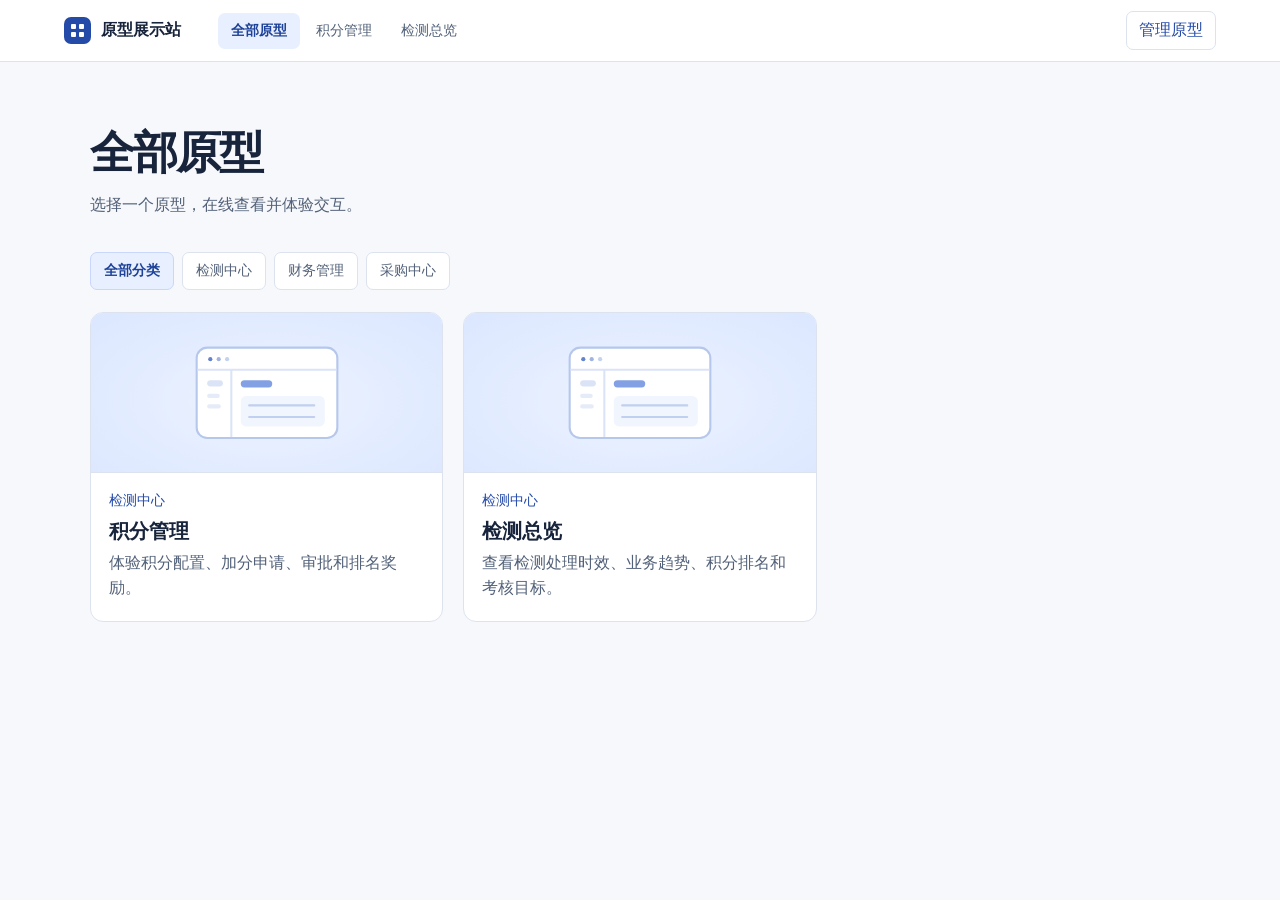
<file: site/index.html>
<!doctype html>
<html lang="zh-CN">
<head>
  <meta charset="utf-8">
  <meta name="viewport" content="width=device-width,initial-scale=1">
  <meta name="description" content="浏览和体验已发布的交互原型。">
  <title>原型展示站</title>
  <link rel="stylesheet" href="./gallery.css">
  <script type="module" src="./gallery.js"></script>
  <script type="module" src="./manage/preview-controls.js"></script>
</head>
<body>
  <header class="top">
    <a class="brand" href="./"><span aria-hidden="true"><i></i><i></i><i></i><i></i></span>原型展示站</a>
    <nav id="menu" class="menu" aria-label="原型菜单"></nav>
  </header>
  <main id="content" aria-busy="true"></main>
  <template id="preview-icon">
    <svg viewBox="0 0 160 112" fill="none" aria-hidden="true">
      <rect x="13" y="13" width="134" height="86" rx="10" fill="#fff" stroke="#b6c7ec" stroke-width="2"/>
      <path d="M14 34h132M46 35v63" stroke="#dbe4f7" stroke-width="2"/>
      <circle cx="26" cy="24" r="2" fill="#6483cf"/><circle cx="34" cy="24" r="2" fill="#a1b3e0"/><circle cx="42" cy="24" r="2" fill="#c4d1ef"/>
      <rect x="23" y="44" width="15" height="6" rx="3" fill="#dbe4f7"/><rect x="23" y="57" width="12" height="4" rx="2" fill="#e5ebf8"/><rect x="23" y="67" width="13" height="4" rx="2" fill="#e5ebf8"/>
      <rect x="55" y="44" width="30" height="7" rx="3.5" fill="#84a0e4"/>
      <rect x="55" y="59" width="80" height="29" rx="5" fill="#f1f5fd"/>
      <path d="M63 68h62M63 79h62" stroke="#c1d0f0" stroke-width="2" stroke-linecap="round"/>
    </svg>
  </template>
</body>
</html>
</file>
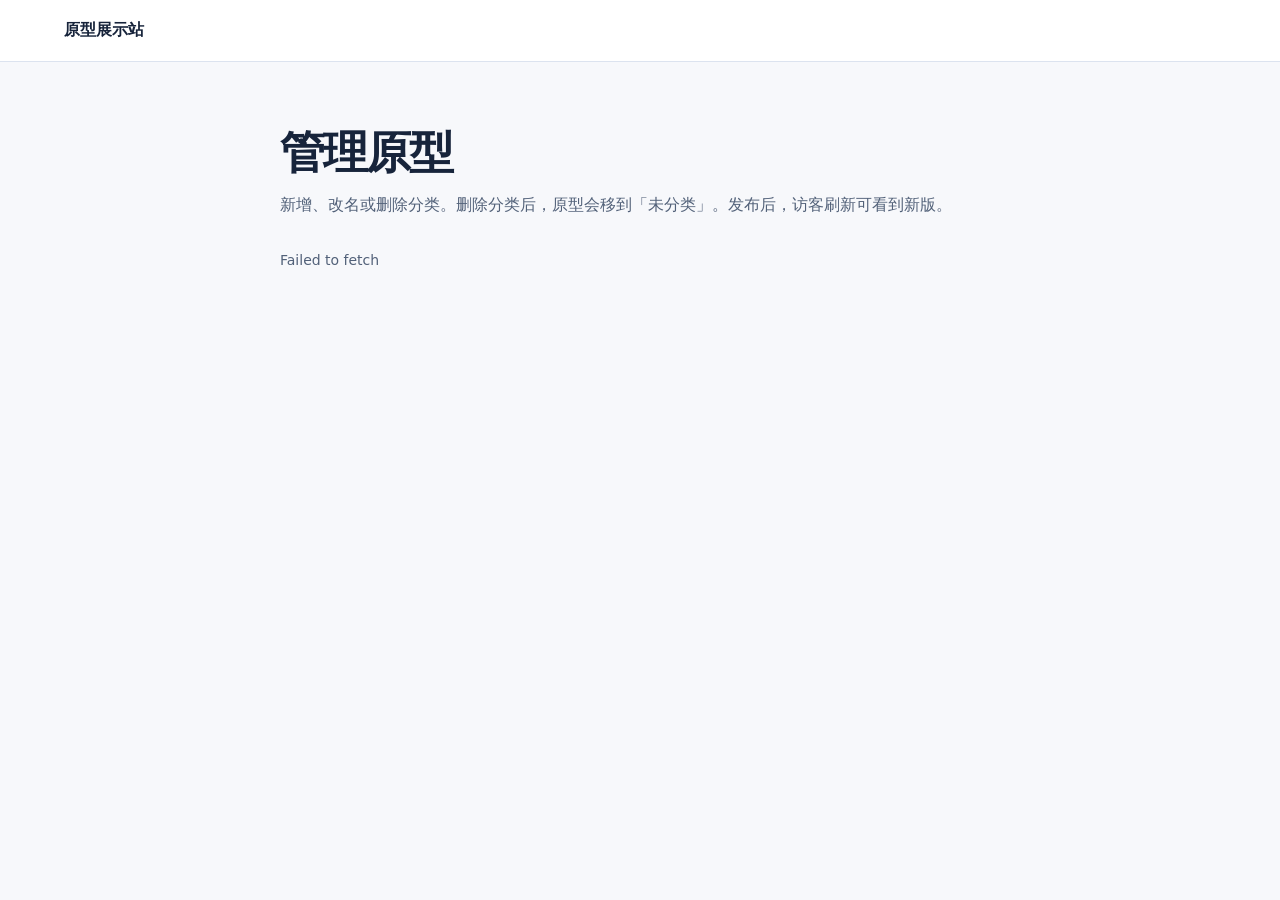
<file: site/manage/index.html>
<!doctype html>
<html lang="zh-CN">
<head>
  <meta charset="utf-8">
  <meta name="viewport" content="width=device-width,initial-scale=1">
  <title>管理原型 · 原型展示站</title>
  <link rel="stylesheet" href="../gallery.css">
  <script type="module" src="./editor.js"></script>
  <style>
    .editor { width: min(720px, 90vw); }
    .editor h2 { font-size: 1.15rem; margin-top: 28px; }
    .edit-list { display: grid; gap: 10px; margin: 12px 0; }
    .edit-row { display: grid; grid-template-columns: 1fr auto; gap: 10px; align-items: center; }
    .edit-row input, .edit-row select, .editor button, #token { border: 1px solid #c4d0e4; border-radius: 7px; padding: 8px 12px; background: white; color: inherit; min-width: 0; }
    .editor button { cursor: pointer; }
    .editor button:disabled { cursor: default; opacity: .6; }
    .editor .save { background: #254ba9; color: white; margin: 12px 0; }
    .edit-row select { width: 180px; max-width: 45vw; }
    .prototype-row { display: grid; grid-template-columns: minmax(0, 1fr) minmax(0, 180px); gap: 10px; }
    .prototype-row label { display: grid; gap: 5px; }
    .prototype-row select { width: 100%; max-width: none; }
    .embedded .top, .embedded h1 { display: none; }
    .embedded .editor { width: auto; padding: 20px; }
    #authorization { border: 1px solid #dce3ef; border-radius: 7px; margin: 24px 0 4px; padding: 12px; }
    #authorization label { display: grid; gap: 6px; }
    #authorization p { margin: 8px 0 0; color: #526179; font-size: .875rem; }
    #authorization a { color: #254ba9; text-decoration: underline; }
  </style>
</head>
<body>
  <header class="top"><a class="brand" href="../">原型展示站</a></header>
  <main class="library editor">
    <h1>管理原型</h1>
    <p class="intro" id="editor-intro">编辑菜单名称和分类。保存后可本地预览，正式发布后访客才能看到修改。</p>
    <form id="editor" hidden>
      <h2>分类</h2>
      <div id="categories" class="edit-list"></div>
      <button id="add" type="button">新增分类</button>
      <h2>原型菜单</h2>
      <div id="assignments" class="edit-list"></div>
      <fieldset id="authorization" hidden>
        <legend>发布权限</legend>
        <label>GitHub 发布令牌
          <input id="token" type="password" autocomplete="off" spellcheck="false" autocapitalize="none">
        </label>
        <p>使用仅限 <strong>yuanxingku</strong> 仓库的细粒度令牌，权限设为 <strong>Contents → Read and write</strong>。令牌不会保存。</p>
        <p><a href="https://github.com/settings/personal-access-tokens/new?name=Prototype+gallery+editor&amp;target_name=ccccc23c&amp;contents=write" target="_blank" rel="noopener noreferrer">在 GitHub 创建令牌</a></p>
      </fieldset>
      <button class="save" type="submit">保存草稿</button>
    </form>
    <p id="status" class="message" role="status"></p>
  </main>
</body>
</html>
</file>
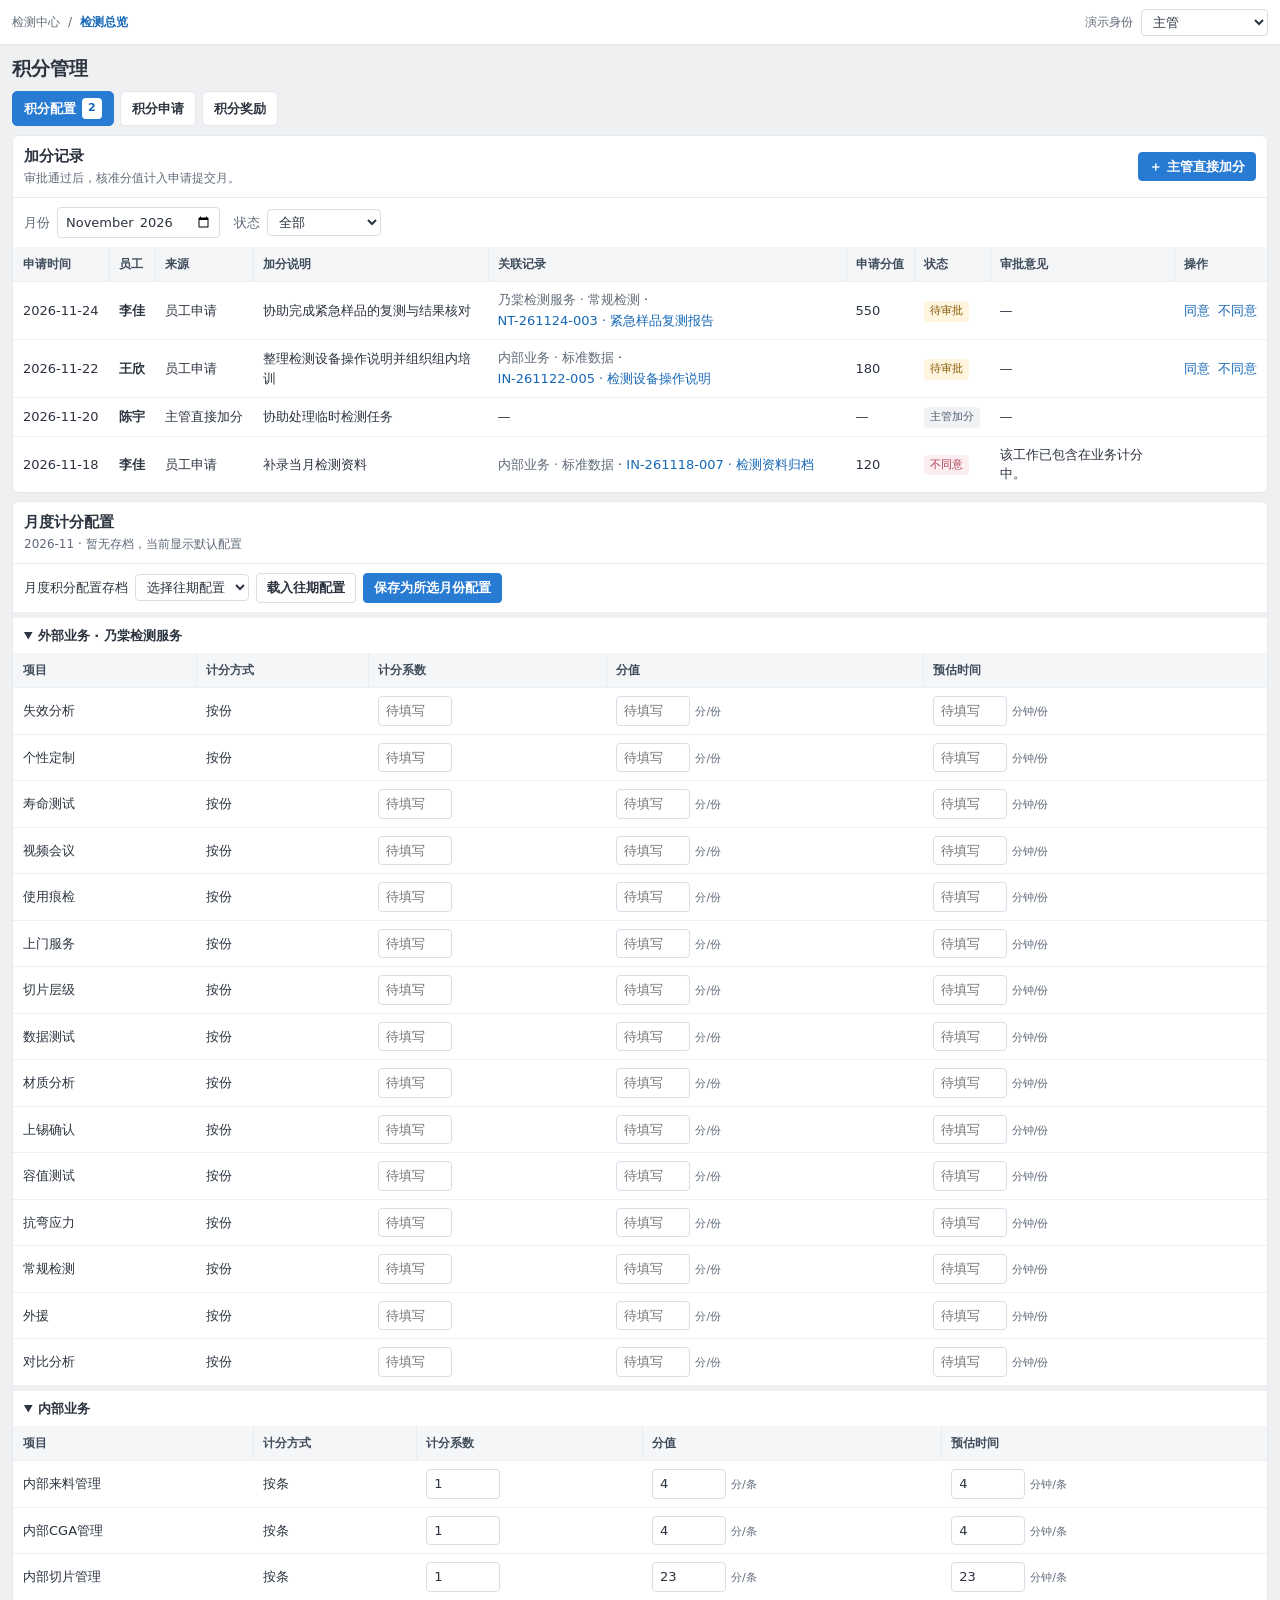
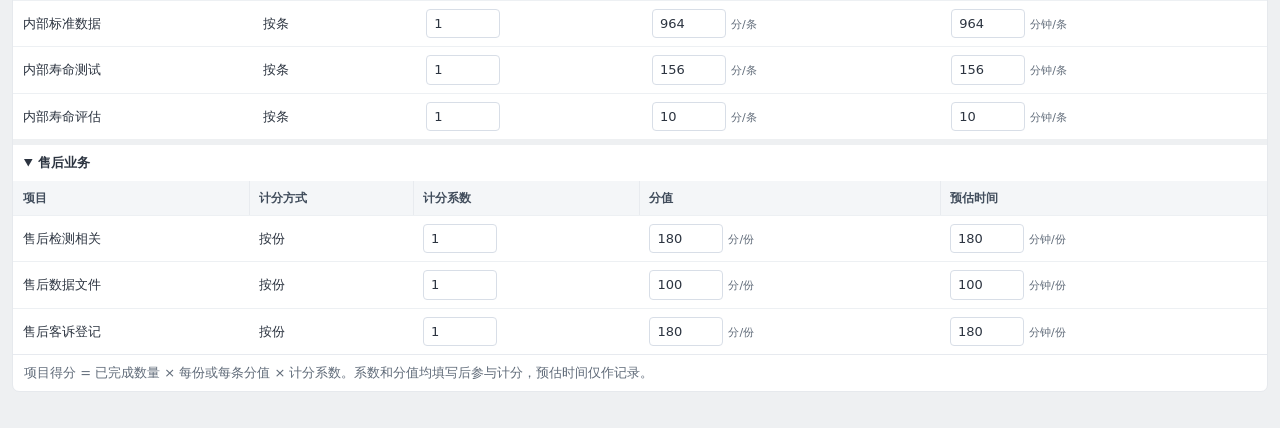
<file: site/prototypes/points/index.html>
<!doctype html>
<html lang="zh-CN">
<head>
<meta charset="utf-8">
<meta name="viewport" content="width=device-width, initial-scale=1">
<title>积分管理 · 检测总览</title>
<style>
:root {
  font: 13px/1.5 "Microsoft YaHei UI", "PingFang SC", system-ui, sans-serif;
  color: #2c3440;
  background: #eef0f2;
  --ink: #2c3440;
  --muted: #606b79;
  --line: #e7eaef;
  --control-border: #d8dee7;
  --table-head: #f4f6f8;
  --blue: #287bd3;
  --blue-text: #1768b7;
  --blue-light: #edf6ff;
  --green: #15734e;
  --red: #aa3d51;
}
* { box-sizing: border-box; }
body { margin: 0; }
button, input, select, textarea { font: inherit; }
button { cursor: pointer; }
button:disabled { opacity: .55; cursor: default; }
:is(button, input, select, textarea):focus-visible { outline: 2px solid var(--blue); outline-offset: 2px; }

.top { background: #fff; border-bottom: 1px solid var(--line); }
.top-inner, .container { width: calc(100% - 24px); margin-inline: auto; }
.top-inner { min-height: 44px; display: flex; justify-content: space-between; align-items: center; gap: 8px 16px; flex-wrap: wrap; }
.brand, .identity { display: flex; align-items: center; gap: 8px; }
.brand { color: var(--muted); font-size: 12px; }
.brand strong { color: var(--blue-text); }
.identity label { color: var(--muted); font-size: 12px; white-space: nowrap; }
.identity select { max-width: 100%; }
.container { padding: 8px 0 28px; }
.intro { display: flex; align-items: center; justify-content: space-between; flex-wrap: wrap; gap: 8px 16px; margin-bottom: 8px; }
.intro h1 { font-size: 19px; margin: 0; line-height: 1.6; }
.subtitle { color: var(--muted); margin: 0; line-height: 1.55; }
.month { display: flex; align-items: center; gap: 7px; color: var(--muted); white-space: nowrap; }
.tabs { display: flex; flex-wrap: wrap; gap: 6px; margin-bottom: 9px; }
.tab { display: inline-flex; align-items: center; gap: 6px; background: #fff; border: 1px solid #e3e8ef; border-radius: 5px; padding: 6px 11px; color: var(--ink); font-weight: 600; white-space: nowrap; }
.tab:hover { border-color: #b8d6f4; color: var(--blue-text); }
.tab[aria-selected=true] { background: var(--blue); border-color: var(--blue); color: #fff; }
.pill, .tag { display: inline-block; padding: 2px 6px; border-radius: 4px; font-size: 11px; white-space: nowrap; }
.pill { background: var(--blue-light); color: var(--blue-text); }
.tab[aria-selected=true] .pill { background: #fff; }

.panel { background: #fff; border: 1px solid #e6e9ed; border-radius: 7px; margin-bottom: 8px; overflow: hidden; }
.section-head, .toolbar { display: flex; align-items: center; justify-content: space-between; gap: 8px 12px; flex-wrap: wrap; padding: 9px 11px; }
.section-head h2 { font-size: 15px; margin: 0; }
.section-head .subtitle { font-size: 12px; margin-top: 2px; }
.toolbar { border-top: 1px solid var(--line); justify-content: flex-start; }
.controls { display: flex; gap: 7px; align-items: center; flex-wrap: wrap; }
.request-filters { gap: 8px 14px; }
.request-filters input, .request-filters select { min-width: 114px; }
#header-month:empty { display: none; }
#header-month { padding: 4px 8px; background: #fff; border: 1px solid var(--line); border-radius: 6px; }
.scroll { overflow-x: auto; }
table { width: 100%; border-collapse: collapse; text-align: left; }
th, td { padding: 8px 10px; border-bottom: 1px solid #edf0f3; vertical-align: middle; line-height: 1.5; }
th { font-size: 12px; font-weight: 600; color: #414d5c; background: var(--table-head); white-space: nowrap; }
th + th { box-shadow: inset 1px 0 #e8ebef; }
tbody tr:last-child td { border-bottom: 0; }
tbody tr:hover { background: #f5faff; }
.numeric { font-variant-numeric: tabular-nums; white-space: nowrap; }
.strong { font-weight: 600; }
.muted { color: var(--muted); }
.nowrap { white-space: nowrap; }
.reason { min-width: 112px; max-width: 370px; overflow-wrap: anywhere; }
.approval-note { min-width: 7em; max-width: 20em; white-space: pre-wrap; overflow-wrap: anywhere; }
.empty { text-align: center; padding: 24px 10px; color: var(--muted); }

input, select, textarea, .btn { border: 1px solid var(--control-border); border-radius: 4px; background: #fff; color: var(--ink); }
input, select, textarea { padding: 4px 7px; min-width: 0; }
.config-field { width: 74px; }
.unit { font-size: 11px; margin-left: 5px; color: var(--muted); white-space: nowrap; }
.btn { padding: 4px 10px; font-weight: 600; white-space: nowrap; }
.btn:hover:not(:disabled) { border-color: #a9cdf0; color: var(--blue-text); }
.primary, .primary:hover:not(:disabled) { background: var(--blue); border-color: var(--blue); color: #fff; }
.primary:hover:not(:disabled) { background: var(--blue-text); border-color: var(--blue-text); }
.link { background: none; border: 0; padding: 1px 0; color: var(--blue-text); white-space: nowrap; }
.link:hover { text-decoration: underline; }
.reason .link, .facts .link { white-space: normal; text-align: left; }
.actions { display: flex; align-items: center; gap: 8px; }
.tag.pending { background: #fff4de; color: #865800; }
.tag.approved { background: #eaf7ef; color: var(--green); }
.tag.rejected { background: #fceef0; color: var(--red); }
.tag.direct, .tag.none { background: #f0f2f5; color: #526172; }
.points { color: var(--green); }
.money { color: var(--blue-text); }
.rule-note, .footnote { margin: 0; padding: 8px 11px; border-top: 1px solid var(--line); color: var(--muted); line-height: 1.55; }
.rule-note { background: #f4f8fd; }
details summary { cursor: pointer; }
.config details { border-top: 6px solid #eef0f2; }
.config details summary { padding: 8px 11px; font-size: 13px; font-weight: 600; }

dialog { border: 1px solid var(--line); border-radius: 7px; color: var(--ink); width: min(560px, calc(100% - 24px)); padding: 0; max-height: calc(100dvh - 24px); box-shadow: 0 14px 40px #29384932; }
dialog.wide { width: min(820px, calc(100% - 24px)); }
dialog::backdrop { background: #2533455c; }
.modal-head, .modal-foot { display: flex; justify-content: space-between; align-items: center; gap: 8px; padding: 10px 14px; }
.modal-head { border-bottom: 1px solid var(--line); }
.modal-head h2 { font-size: 16px; margin: 0; }
.modal-body { padding: 12px 14px; }
.modal-foot { justify-content: flex-end; border-top: 1px solid var(--line); }
.close { font-size: 18px; line-height: 1; background: none; border: 0; color: var(--muted); }
.field { display: grid; gap: 4px; margin-bottom: 10px; }
.field span { font-weight: 600; }
.field textarea { resize: vertical; min-height: 68px; }
.pair { display: grid; grid-template-columns: 1fr 1fr; gap: 8px; }
.facts { display: grid; grid-template-columns: max-content 1fr; gap: 5px 12px; margin: 0 0 12px; }
.facts dt { color: var(--muted); }
.facts dd { margin: 0; overflow-wrap: anywhere; }
.notification { position: fixed; right: 12px; bottom: 12px; background: #33475c; color: white; padding: 8px 12px; border-radius: 5px; z-index: 3; }

.record-field { margin-bottom: 11px; }
.record-field h3 { font-size: 13px; margin: 0 0 5px; }
.record-chips { display: flex; flex-wrap: wrap; gap: 5px; }
.record-chip { background: #f5f8fc; border: 1px solid #dce6f2; border-radius: 4px; padding: 4px 7px; color: #435471; text-align: left; }
.record-chip strong { color: var(--blue-text); white-space: nowrap; margin-left: 5px; }
.record-chip:hover, .record-chip.linked { background: var(--blue-light); border-color: #a9cdf0; color: var(--blue-text); }
.record-summary { margin: 6px 0 0; }
.selected-records { margin: 4px 0 0; padding-left: 18px; overflow-wrap: anywhere; }
.selected-records .link { margin-left: 6px; }
#record-picker { width: min(1080px, calc(100% - 24px)); }
#record-picker::backdrop { background: #25334538; }
#record-picker .subtitle { margin-bottom: 8px; }
.picker-table { border: 1px solid var(--line); border-radius: 4px; max-height: 55dvh; }
.picker-table table { min-width: 870px; }
.picker-table th, .picker-table td { white-space: nowrap; }
.picker-table th { position: sticky; top: 0; z-index: 1; }
.picker-table td { border-right: 1px solid var(--line); }
.picker-table th:last-child, .picker-table td:last-child { position: sticky; right: 0; border-left: 1px solid var(--line); }
.picker-table th:last-child { z-index: 2; }
.picker-table td:last-child { background: #fff; }
.picker-table tr[data-record] { cursor: pointer; }
.picker-table tr[data-record]:hover td, .picker-table tr[data-record]:focus-within td, .picker-table tr.linked td { background: var(--blue-light); }
.reward-note { margin-top: 10px; padding: 8px 10px; background: #f4f8fd; border: 1px solid #e4edf7; border-radius: 4px; font-size: 12px; }
.reward-note h3 { margin: 0 0 4px; font-size: inherit; color: var(--ink); }

@media (max-width: 640px) {
  .top-inner, .container { width: calc(100% - 16px); }
  .top-inner { padding-block: 5px; }
  .section-head, .toolbar { padding-inline: 8px; }
  .tabs { gap: 5px; }
  .pair { grid-template-columns: 1fr; }
}
</style>
</head>
<body>
<header class="top"><div class="top-inner">
  <div class="brand"><span>检测中心</span><span aria-hidden="true">/</span><strong>检测总览</strong></div>
  <div class="identity"><label for="role">演示身份</label><select id="role"></select></div>
</div></header>
<main class="container">
  <div class="intro"><h1>积分管理</h1>
    <div id="header-month"></div>
  </div>
  <nav id="tabs" class="tabs" role="tablist" aria-label="积分管理"></nav>
  <div id="content" role="tabpanel"></div>
</main>
<dialog id="modal"><form id="dialog-form"></form></dialog>
<dialog id="record-picker" aria-labelledby="picker-title">
  <form method="dialog">
    <div class="modal-head"><h2 id="picker-title"></h2><button class="close" aria-label="关闭记录选择">×</button></div>
    <div id="picker-body" class="modal-body"></div>
    <div class="modal-foot"><button id="picker-return" class="btn">返回申请</button><button id="picker-confirm" type="button" class="btn primary" hidden>确认选择</button></div>
  </form>
</dialog>
<div id="notice" class="notification" role="status" hidden></div>
<script>
const people = [
  {id:'p1',name:'张晨'},
  {id:'p2',name:'李佳'},
  {id:'p3',name:'王欣'},
  {id:'p4',name:'陈宇'},
  {id:'p5',name:'赵琳'},
  {id:'p6',name:'周敏'}
];
const catalog = [
  {title:'外部业务 · 乃棠检测服务',unit:'份',rows:'失效分析、个性定制、寿命测试、视频会议、使用痕检、上门服务、切片层级、数据测试、材质分析、上锡确认、容值测试、抗弯应力、常规检测、外援、对比分析'.split('、').map(name=>[name,'','',''])},
  {title:'内部业务',unit:'条',rows:[['内部来料管理',1,4,4],['内部CGA管理',1,4,4],['内部切片管理',1,23,23],['内部标准数据',1,964,964],['内部寿命测试',1,156,156],['内部寿命评估',1,10,10]]},
  {title:'售后业务',unit:'份',rows:[['售后检测相关',1,180,180],['售后数据文件',1,100,100],['售后客诉登记',1,180,180]]}
];
const monthNow = '2026-11', demoToday = '2026-11-25';
const projectScoreHistory = {
  [monthNow]:{
    p1:[['乃棠检测 · 个性定制',6800],['内部来料管理',3200]],
    p2:[['乃棠检测 · 常规检测',4200],['乃棠检测 · 寿命测试',2100],['内部标准数据',1200]],
    p3:[['内部标准数据',4800],['售后客诉登记',2400]],
    p4:[['乃棠检测 · 失效分析',5000],['内部寿命测试',1200]],
    p5:[['内部切片管理',4900],['售后检测相关',1200]],
    p6:[['售后检测相关',4500],['售后数据文件',1500]]
  },
  '2026-10':{
    p1:[['乃棠检测 · 个性定制',6700],['内部来料管理',3100]],
    p2:[['乃棠检测 · 常规检测',5700],['内部标准数据',2500]],
    p3:[['内部标准数据',4900],['售后客诉登记',2400]],
    p4:[['乃棠检测 · 失效分析',5100],['内部寿命测试',1100]],
    p5:[['内部切片管理',4700],['售后检测相关',1200]],
    p6:[['售后检测相关',4200],['售后数据文件',1400]]
  },
  '2026-07':{
    p1:[['乃棠检测 · 个性定制',6900],['内部来料管理',3400]],
    p2:[['乃棠检测 · 常规检测',5400],['内部标准数据',2700]],
    p3:[['内部标准数据',4600],['售后客诉登记',2600]],
    p4:[['乃棠检测 · 失效分析',5500],['内部寿命测试',1300]],
    p5:[['内部切片管理',4500],['售后检测相关',1300]],
    p6:[['售后检测相关',4200],['售后数据文件',1350]]
  }
};
const statuses = {pending:'待审批',approved:'已同意',rejected:'不同意',direct:'主管加分'};
const businessRecords = [
  {person:'p1',module:'乃棠检测服务',project:'个性定制',id:'NT-261030-006',title:'专项检测报告',completed:'2026-10-30'},
  {person:'p1',module:'内部业务',project:'来料管理',id:'IN-261120-012',title:'来料批次确认',completed:'2026-11-20'},
  {person:'p2',module:'乃棠检测服务',project:'常规检测',id:'NT-261124-003',title:'紧急样品复测报告',order:'82',customer:'恒嘉电子（示例）',samples:2,model:'0603 22µF 6.3V',completed:'2026-11-24'},
  {person:'p2',module:'乃棠检测服务',project:'常规检测',id:'NT-261120-011',title:'片式电阻来样检测报告',order:'75',customer:'远珩科技（示例）',samples:4,model:'0402 10kΩ',completed:'2026-11-20'},
  {person:'p2',module:'乃棠检测服务',project:'寿命测试',id:'NT-261121-008',title:'电容寿命测试报告',order:'78',customer:'恒嘉电子（示例）',samples:5,model:'0805 10µF 25V',completed:'2026-11-21'},
  {person:'p2',module:'内部业务',project:'标准数据',id:'IN-261118-007',title:'检测资料归档',completed:'2026-11-18'},
  {person:'p2',module:'乃棠检测服务',project:'常规检测',id:'NT-261125-009',title:'焊点截面分析'},
  {person:'p3',module:'内部业务',project:'标准数据',id:'IN-261122-005',title:'检测设备操作说明',completed:'2026-11-22'},
  {person:'p3',module:'售后业务',project:'售后客诉登记',id:'AS-261118-002',title:'客诉样品复核',samples:1,completed:'2026-11-18'},
  {person:'p4',module:'乃棠检测服务',project:'失效分析',id:'NT-261120-002',title:'临时检测任务报告',completed:'2026-11-20'},
  {person:'p4',module:'乃棠检测服务',project:'失效分析',id:'NT-260722-004',title:'连接器失效复核报告',completed:'2026-07-22'},
  {person:'p2',module:'内部业务',project:'标准数据',id:'IN-260727-002',title:'检测标准核对记录',completed:'2026-07-27'},
  {person:'p5',module:'内部业务',project:'切片管理',id:'IN-261119-001',title:'内部切片记录',completed:'2026-11-19'},
  {person:'p6',module:'售后业务',project:'售后检测相关',id:'AS-261115-004',title:'售后检测结果登记',completed:'2026-11-15'}
];
const rewardTiers = [
  {name:'一档',amount:800},
  {name:'二档',amount:500,percent:80},
  {name:'三档',amount:300,percent:70},
  {name:'四档',amount:100,percent:60}
];
const rewardStart = 10000;
const configRows = catalog.flatMap(group=>group.rows);
const defaultConfig = configRows.map(([, ...values])=>values);
const historyExample = {
  requests:[
    {id:'A-HIST-01',person:'p4',recordId:'NT-260722-004',asked:220,points:200,reason:'补做连接器失效复核并整理对照结果',submitted:'2026-07-23',status:'approved',reviewed:'2026-07-24',reviewer:'主管'},
    {id:'A-HIST-02',person:'p2',recordId:'IN-260727-002',asked:160,reason:'核对检测标准版本并补齐记录',submitted:'2026-07-28',status:'rejected',reviewed:'2026-07-29',reviewer:'主管',note:'已按业务项目计分。'}
  ],
  direct:[{id:'D-HIST-01',person:'p4',recordId:'NT-260722-004',points:80,reason:'协助复核历史样品记录',date:'2026-07-30'}],
  configs:{'2026-07':configRows.map(([name,...values])=>name==='内部来料管理'?[1,3,4]:values)}
};
const baseline = {
  requests:[
    {id:'A-001',person:'p2',recordId:'NT-261124-003',asked:550,reason:'协助完成紧急样品的复测与结果核对',submitted:'2026-11-24',status:'pending'},
    {id:'A-002',person:'p3',recordId:'IN-261122-005',asked:180,reason:'整理检测设备操作说明并组织组内培训',submitted:'2026-11-22',status:'pending'},
    {id:'A-003',person:'p2',recordId:'IN-261118-007',asked:120,reason:'补录当月检测资料',submitted:'2026-11-18',status:'rejected',note:'该工作已包含在业务计分中。',reviewed:'2026-11-19',reviewer:'主管'},
    {id:'A-004',person:'p1',recordId:'NT-261030-006',asked:240,reason:'协助整理上一期专项检测报告',submitted:'2026-10-30',status:'pending'},
    ...historyExample.requests
  ],
  direct:[{id:'D-001',person:'p4',points:100,reason:'协助处理临时检测任务',date:'2026-11-20'},...historyExample.direct],
  configs:{'2026-10':defaultConfig,...historyExample.configs}
};
const storageKey = 'lab-score-prototype-v1';
let data = structuredClone(baseline);
try {
  const saved=localStorage.getItem(storageKey);
  if(saved) {
    data=JSON.parse(saved);
    for(const request of data.requests) {
      const example=baseline.requests.find(row=>row.id===request.id&&row.person===request.person);
      if(example) request.recordId??=example.recordId;
    }
    for(const key of ['requests','direct']) {
      data[key].push(...historyExample[key].filter(example=>!data[key].some(row=>row.id===example.id)));
    }
    data.configs={...historyExample.configs,...data.configs};
  }
} catch {}
let role='supervisor', tab='config', month=monthNow, queueFilter='all', myFilter='all';
let drafts={};
const $ = id=>document.getElementById(id);
const staff = ()=>role!=='supervisor';
const personName = id=>people.find(item=>item.id===id)?.name ?? id;
const num = val=>new Intl.NumberFormat('zh-CN',{maximumFractionDigits:2}).format(val);
const e = val=>String(val??'').replace(/[&<>"']/g,ch=>({'&':'&amp;','<':'&lt;','>':'&gt;','"':'&quot;',"'":'&#39;'}[ch]));
const monthOf = date=>date.slice(0,7);
const save = ()=>{try {localStorage.setItem(storageKey,JSON.stringify(data));} catch {}};
const rowsIn = (rows,dateKey)=>rows.filter(row=>monthOf(row[dateKey])===month);
const idFor = prefix=>prefix+'-'+Date.now()+'-'+Math.random().toString(36).slice(2,6);
const validPoints = value=>Number.isSafeInteger(value)&&value>0;
const completedRecords = person=>businessRecords.filter(record=>record.person===person&&record.completed);
function associatedRecords(row) {
  const available=completedRecords(row.person);
  const ids=row.recordIds??(row.recordId?[row.recordId]:[]);
  return ids.map(id=>available.find(record=>record.id===id)).filter(Boolean);
}
const recordLabel = record=>`${record.id} · ${record.title}`;
const projectLabel = record=>`${record.module} · ${record.project}`;
const recordLink = record=>action(e(recordLabel(record)),'linked-record',record.id,'aria-haspopup="dialog" aria-controls="record-picker"');
const option = (value,label)=>`<option value="${e(value)}">${e(label)}</option>`;
const monthField = label=>`<label class="month">${label} <input id="month" type="month" value="${e(month)}" required></label>`;
const badge = status=>`<span class="tag ${status}">${statuses[status]}</span>`;
const action = (label,type,id='',extra='')=>`<button type="button" class="link" data-action="${type}" data-id="${e(id)}" ${extra}>${label}</button>`;
const button = (label,type)=>`<button type="button" class="btn primary" data-action="${type}">${label}</button>`;
const tbl = (cols,rows,empty='所选月份暂无记录')=>`<div class="scroll"><table><thead><tr>${cols.map(x=>`<th scope="col">${x}</th>`).join('')}</tr></thead><tbody>${rows.join('')||`<tr><td colspan="${cols.length}" class="empty">${empty}</td></tr>`}</tbody></table></div>`;
const heading = (title,sub='',right='')=>`<div class="section-head"><div><h2>${title}</h2>${sub&&`<p class="subtitle">${sub}</p>`}</div>${right}</div>`;
const filterBar = (id,choices)=>`<div class="toolbar controls request-filters">
  ${monthField('月份')}
  <label class="month">状态 <select id="${id}">${choices.map(([value,label])=>option(value,label)).join('')}</select></label>
</div>`;
const requestFilters = [['all','全部'],['pending','待审批'],['approved','已同意'],['rejected','不同意']];
const bonusEntries = id=>[
  ...rowsIn(data.requests,'submitted').filter(x=>x.person===id&&x.status==='approved').map(x=>({date:x.submitted,points:x.points})),
  ...rowsIn(data.direct,'date').filter(x=>x.person===id)
].sort((a,b)=>b.date.localeCompare(a.date));
function tierFor(total,leader,place) {
  if(leader<rewardStart||place>4||total<=6000) return null;
  if(place===1) return rewardTiers[0];
  return rewardTiers.slice(1).find(tier=>total*100>=leader*tier.percent)??null;
}
function ranking() {
  const businessScores=projectScoreHistory[month];
  if(!businessScores&&!rowsIn(data.requests,'submitted').some(x=>x.status==='approved')&&!rowsIn(data.direct,'date').length) return [];
  const result=people.map((person,index)=>{
    const projects=businessScores?.[person.id]??[];
    const business=projects.reduce((sum,[,points])=>sum+points,0);
    const additions=bonusEntries(person.id);
    const bonus=additions.reduce((sum,entry)=>sum+entry.points,0);
    return {...person,index,business,projects,additions,total:business+bonus};
  });
  result.sort((a,b)=>b.total-a.total||b.business-a.business||a.index-b.index);
  return result.map((row,index)=>({...row,place:index+1,tier:tierFor(row.total,result[0].total,index+1)}));
}
function linkedModule(row) {
  return associatedRecords(row).map(record=>`<div><span class="muted">${e(projectLabel(record))}</span> · ${recordLink(record)}</div>`).join('');
}
function configView() {
  const applications=rowsIn(data.requests,'submitted');
  const records=[
    ...applications.map(x=>({...x,source:'员工申请',date:x.submitted})),
    ...rowsIn(data.direct,'date').map(x=>({...x,source:'主管直接加分',status:'direct'}))
  ].filter(x=>queueFilter==='all'||x.status===queueFilter);
  records.sort((a,b)=>Number(b.status==='pending')-Number(a.status==='pending')||b.date.localeCompare(a.date));
  const items=records.map(row=>`<tr><td class="nowrap">${row.date}</td><td class="strong nowrap">${personName(row.person)}</td><td class="nowrap">${row.source}</td>
    <td class="reason">${e(row.reason)}</td><td class="reason">${linkedModule(row)||'—'}</td><td class="numeric">${row.asked??'—'}</td>
    <td>${badge(row.status)}</td><td class="approval-note">${e(row.note||'—')}</td><td>${row.status==='pending'?
    `<div class="actions">${action('同意','approve',row.id)+action('不同意','reject',row.id)}</div>`:''}</td></tr>`);
  const savedMonths=Object.keys(data.configs).filter(x=>x<month).sort().reverse();
  const values=drafts[month]??data.configs[month]??defaultConfig;
  const configStatus=drafts[month]?'有未保存的修改':data.configs[month]?'已存档':'暂无存档，当前显示默认配置';
  let index=0;
  const groups=catalog.map(group=>{
    const configRows=group.rows.map(([name])=>{
      const rowIndex=index++;
      const fields=['计分系数','分值','预估时间'].map((label,key)=>`<td><input type="number" class="config-field" min="0" step="any" aria-label="${name} ${label}" data-row="${rowIndex}" data-col="${key}" value="${e(values[rowIndex]?.[key])}" placeholder="待填写">${key===1?`<span class="unit">分/${group.unit}</span>`:key===2?`<span class="unit">分钟/${group.unit}</span>`:''}</td>`);
      return `<tr><td class="nowrap">${name}</td><td class="nowrap">按${group.unit}</td>${fields.join('')}</tr>`;
    });
    return `<details open><summary>${group.title}</summary>${tbl(['项目','计分方式','计分系数','分值','预估时间'],configRows)}</details>`;
  });
  const statusOptions=[...requestFilters,['direct',statuses.direct]];
  return `<section class="panel">${heading('加分记录','审批通过后，核准分值计入申请提交月。',button('＋ 主管直接加分','direct'))}
    ${filterBar('queue-status',statusOptions)}
    ${tbl(['申请时间','员工','来源','加分说明','关联记录','申请分值','状态','审批意见','操作'],items)}</section>
    <section class="panel config">${heading('月度计分配置',`${e(month)} · ${configStatus}`)}
    <form id="config-form"><div class="toolbar controls"><label for="archived">月度积分配置存档</label>
    <select id="archived">${option('','选择往期配置')}${savedMonths.map(x=>option(x,x)).join('')}</select>
    <button type="button" class="btn" data-action="load-config">载入往期配置</button><button class="btn primary" type="submit">保存为所选月份配置</button></div>
    ${groups.join('')}</form><p class="footnote">项目得分 = 已完成数量 × 每份或每条分值 × 计分系数。系数和分值均填写后参与计分，预估时间仅作记录。</p></section>`;
}
function applyView() {
  if(!staff()) return `<section class="panel">${heading('积分申请','选择页面右上角的检测人员演示身份，体验提交申请和查看本人的记录。')}</section>`;
  const own=rowsIn(data.requests,'submitted').filter(x=>x.person===role&&(myFilter==='all'||x.status===myFilter)).sort((a,b)=>b.submitted.localeCompare(a.submitted));
  return `<section class="panel">${heading('我的积分申请',`${personName(role)}的申请记录按提交月份查询。`,button('＋ 新建申请','apply'))}
    ${month!==monthNow?`<p class="rule-note">新申请提交后会显示在 ${monthNow} 的记录中。</p>`:''}
    ${filterBar('my-status',requestFilters)}
    ${tbl(['申请时间','加分说明','关联记录','申请分值','入账分值','审批状态','审批意见'],own.map(x=>`<tr><td class="nowrap">${x.submitted}</td><td class="reason">${e(x.reason)}</td><td class="reason">${linkedModule(x)||'—'}</td><td class="numeric">${x.asked}</td><td class="numeric points">${x.points?num(x.points):'—'}</td><td>${badge(x.status)}</td><td class="approval-note">${e(x.note||'—')}</td></tr>`),'所选月份暂无符合条件的个人申请')}</section>`;
}
function rewardView() {
  const rank=ranking(), leader=rank[0]?.total??0;
  const active=leader>=rewardStart;
  const reason = row=>row.place>4?'未入围':row.total<=6000?'积分不足':!active?'未启动':'未达标';
  return `<section class="panel">${heading('月度人员积分排行','同分时先比较业务积分，仍相同则按固定人员顺序。',`<button type="button" class="btn" data-action="rules">奖励规则</button>`)}
    ${tbl(['排名','检测人员','总积分','奖励档位','奖金','操作'],rank.map(row=>`<tr>
    <td class="numeric strong">${row.place}</td><td class="strong nowrap">${row.name}${role===row.id?' <span class="muted">（我）</span>':''}</td>
    <td class="numeric strong">${num(row.total)}</td><td class="nowrap">${row.tier?.name??'—'}</td>
    <td>${row.tier?`<span class="strong money nowrap">¥${num(row.tier.amount)}</span>`:`<span class="tag none">${reason(row)}</span>`}</td>
    <td>${action('积分明细','score-detail',row.id)}</td></tr>`),'所选月份暂无积分数据')}
    <p class="rule-note">${active?`当月档位门槛 · ${rewardTiers.slice(1).map(tier=>`${tier.name} ≥ ${num(leader*tier.percent/100)} 分`).join(' · ')}`:'当月第一名积分达到 10,000 分才启动排名奖励。'}</p></section>`;
}
function render(focusTab=false) {
  $('role').value=role;
  $('header-month').innerHTML=tab==='reward'?monthField('查询月份'):'';
  const pending=rowsIn(data.requests,'submitted').filter(x=>x.status==='pending').length;
  const tabs=[...(!staff()?[['config','积分配置']]:[]),['apply','积分申请'],['reward','积分奖励']];
  $('tabs').innerHTML=tabs.map(([key,label])=>`<button id="tab-${key}" role="tab" aria-controls="content" aria-selected="${tab===key}" tabindex="${tab===key?0:-1}" class="tab" data-action="tab" data-id="${key}">${label}${key==='config'&&pending?`<span class="pill" title="待审批">${pending}</span>`:''}</button>`).join('');
  $('content').setAttribute('aria-labelledby','tab-'+tab);
  $('content').innerHTML=tab==='config'?configView():tab==='apply'?applyView():rewardView();
  if(tab==='config') $('queue-status').value=queueFilter;
  if(tab==='apply'&&staff()) $('my-status').value=myFilter;
  if(focusTab) $('tab-'+tab).focus();
}
let noticeTimer;
function notify(message) {
  const notice=$('notice');
  clearTimeout(noticeTimer);
  notice.textContent=message;
  notice.hidden=false;
  noticeTimer=setTimeout(()=>notice.hidden=true,3500);
}
function openDialog(title,body,submit='',handler=null,wide=false) {
  const box=$('modal'),form=$('dialog-form');
  box.classList.toggle('wide',wide);
  box.setAttribute('aria-labelledby','dialog-title');
  form.innerHTML=`<div class="modal-head"><h2 id="dialog-title">${title}</h2><button type="button" class="close" aria-label="关闭" data-action="close">×</button></div>
    <div class="modal-body">${body}</div><div class="modal-foot"><button type="button" class="btn" data-action="close">${submit?'取消':'关闭'}</button>
    ${submit?`<button class="btn primary" type="submit">${submit}</button>`:''}</div>`;
  form.onsubmit=event=>{
    event.preventDefault();
    if(!handler||handler(new FormData(form))===false) return;
    box.close();
    save();
    render();
  };
  box.showModal();
}
const field=(label,control)=>`<label class="field"><span>${label}</span>${control}</label>`;
const pointsField=(label,value='')=>field(label,`<input name="points" type="number" min="1" max="${Number.MAX_SAFE_INTEGER}" step="1" required value="${value}">`);
const noteField=(label,required=false)=>field(label,`<textarea name="note" maxlength="300" ${required?'required':''}></textarea>`);
const facts=entries=>`<dl class="facts">${entries.map(([label,value])=>`<dt>${label}</dt><dd>${value}</dd>`).join('')}</dl>`;
function requestFacts(row) {
  return facts([['申请人',personName(row.person)],['提交日期',row.submitted],['积分归属月',monthOf(row.submitted)],
    ['关联记录',linkedModule(row)||'—'],
    ['申请分值',num(row.asked)],['申请说明',e(row.reason)],['审批状态',badge(row.status)],
    ...(row.reviewed?[['审批日期',row.reviewed],['审批人',e(row.reviewer)],['核准入账分值',row.points?num(row.points):'—'],['审批意见',e(row.note||'—')]]:[])]);
}
function validateNote(form,required) {
  const input=$('dialog-form').elements.note;
  const raw=form.get('note')??'';
  if(required&&!raw.trim()) {
    input.setCustomValidity('请填写说明');
    input.reportValidity();
    input.addEventListener('input',()=>input.setCustomValidity(''),{once:true});
    return null;
  }
  return raw.trim();
}
function pickBusinessRecord(records,selectedIds=[],onSelect,multiple=false) {
  const picker=$('record-picker'),body=$('picker-body'),confirm=$('picker-confirm');
  $('picker-title').textContent=projectLabel(records[0]);
  $('picker-return').textContent=onSelect?(multiple?'取消':'返回加分'):'关闭';
  confirm.hidden=!multiple;
  const rows=records.map(record=>{
    const selected=selectedIds.includes(record.id);
    const columns=[record.order,record.customer,record.title,record.id,personName(record.person),record.samples,record.model,record.completed];
    const control=multiple?
      `<input type="checkbox" value="${e(record.id)}" aria-label="${e(recordLabel(record))}" ${selected?'checked':''}>`:
      `<button type="button" class="link" aria-label="${e((selected?'当前关联：':'关联记录：')+recordLabel(record))}">${selected?'已关联':'选择'}</button>`;
    return `<tr ${onSelect?`data-record="${e(record.id)}"`:''} class="${selected?'linked':''}">${columns.map(value=>`<td>${e(value??'—')}</td>`).join('')}
      ${onSelect?`<td>${control}</td>`:''}</tr>`;
  });
  const headers=['订单编码','客户名称','报告 / 记录名称','报告 / 记录编号','负责人','样品数量','型号','完成日期'];
  const hint=multiple?'勾选需要关联的记录，然后确认选择。':'选择一条该人员已完成的业务记录。';
  body.innerHTML=(onSelect?`<p class="subtitle">${hint}</p>`:'')+
    tbl(onSelect?[...headers,multiple?'勾选':'操作']:headers,rows);
  const scroll=body.querySelector('.scroll');
  scroll.classList.add('picker-table');
  scroll.tabIndex=0;
  scroll.setAttribute('aria-label','已完成业务记录');
  body.onclick=onSelect&&!multiple?event=>{
    const row=event.target.closest('[data-record]');
    if(!row) return;
    onSelect([row.dataset.record]);
    picker.close();
  }:null;
  body.onchange=multiple?event=>{
    event.target.closest('[data-record]').classList.toggle('linked',event.target.checked);
  }:null;
  confirm.onclick=multiple?()=>{
    onSelect([...body.querySelectorAll('input:checked')].map(input=>input.value));
    picker.close();
  }:null;
  picker.showModal();
}
function setupAssociation(person,multiple=false) {
  const groups=new Map();
  const records=completedRecords(person);
  for(const record of records) {
    const label=projectLabel(record);
    if(!groups.has(label)) groups.set(label,[]);
    groups.get(label).push(record);
  }
  const chips=[...groups].map(([label,records])=>{
    const unit=records[0].module==='内部业务'?'条':'份';
    return `<button type="button" class="record-chip" aria-haspopup="dialog" aria-controls="record-picker" data-project="${e(label)}">${e(label)}<strong>${records.length} ${unit}</strong></button>`;
  }).join('');
  const selectedIds=new Set();
  const section=$('association-field');
  const hint=chips?(multiple?'点击业务标签，可选择一条或多条记录。':'点击业务标签选择一条记录。'):person?'暂无可关联的已完成业务。':'请先选择检测人员。';
  section.innerHTML=`<h3 id="association-title">关联业务（选填）</h3><div class="record-chips">${chips}</div>
    <p class="record-summary muted" id="record-summary" aria-live="polite">${hint}</p>
    <ul class="selected-records" id="selected-records" hidden></ul>
    <button type="button" class="link" id="clear-association" hidden>清空关联</button>`;
  const clear=$('clear-association');
  const summary=$('record-summary');
  const list=$('selected-records');
  const projectChips=section.querySelectorAll('.record-chip');
  function updateSelection() {
    const selected=records.filter(record=>selectedIds.has(record.id));
    summary.textContent=selected.length?`已关联 ${selected.length} 条记录`:hint;
    list.innerHTML=selected.map(record=>`<li>${e(projectLabel(record))} · ${e(recordLabel(record))}
      <button type="button" class="link" data-remove-record="${e(record.id)}" aria-label="${e('移除 '+recordLabel(record))}">移除</button></li>`).join('');
    list.hidden=clear.hidden=!selected.length;
    projectChips.forEach(chip=>chip.classList.toggle('linked',groups.get(chip.dataset.project).some(record=>selectedIds.has(record.id))));
  }
  clear.addEventListener('click',()=>{
    selectedIds.clear();
    updateSelection();
    projectChips[0]?.focus();
  });
  list.addEventListener('click',event=>{
    const button=event.target.closest('[data-remove-record]');
    if(!button) return;
    selectedIds.delete(button.dataset.removeRecord);
    updateSelection();
    (list.querySelector('button')??projectChips[0])?.focus();
  });
  projectChips.forEach(chip=>chip.addEventListener('click',()=>{
    const recordsInProject=groups.get(chip.dataset.project);
    pickBusinessRecord(recordsInProject,[...selectedIds],ids=>{
      if(multiple) recordsInProject.forEach(record=>selectedIds.delete(record.id));
      else selectedIds.clear();
      ids.forEach(id=>selectedIds.add(id));
      updateSelection();
    },multiple);
  }));
  return ()=>[...selectedIds];
}
const associationField='<section id="association-field" class="record-field" aria-labelledby="association-title"></section>';
function newApplication() {
  if(!staff()) return;
  openDialog('新建积分申请',facts([['申请人',personName(role)],['提交日期',demoToday],['积分归属月',monthNow]])+
    associationField+
    pointsField('分值')+
    field('申请说明','<textarea name="note" maxlength="300" required placeholder="请填写申请加分的具体原因"></textarea>'),'提交申请',form=>{
      const reason=validateNote(form,true),asked=Number(form.get('points'));
      if(reason===null||!validPoints(asked)||!staff()) return false;
      const recordIds=getRecordIds();
      if(associatedRecords({person:role,recordIds}).length!==recordIds.length) return false;
      data.requests.unshift({id:idFor('A'),person:role,recordIds,asked,reason,submitted:demoToday,status:'pending'});
      month=monthNow;myFilter='all';
      notify('申请已提交，等待主管审批');
    });
  const getRecordIds=setupAssociation(role,true);
}
function review(id,approve) {
  const row=data.requests.find(x=>x.id===id);
  if(staff()||row?.status!=='pending') return;
  openDialog(approve?'同意积分申请':'不同意积分申请',requestFacts(row)+
    (approve?pointsField('积分',row.asked):'')+noteField(approve?'审批意见（选填）':'不同意原因',!approve),
    approve?'同意':'确认不同意',form=>{
      const note=validateNote(form,!approve),points=Number(form.get('points'));
      if(staff()||row.status!=='pending'||note===null||(approve&&!validPoints(points))) return false;
      Object.assign(row,{status:approve?'approved':'rejected',points:approve?points:0,note,reviewer:'主管',reviewed:demoToday});
      notify(approve?`已将 ${num(points)} 分计入 ${monthOf(row.submitted)}`:'审批结果已更新');
    });
}
function direct() {
  if(staff()) return;
  openDialog('主管直接加分',field('检测人员',`<select name="person" required>${option('','请选择')}${people.map(x=>option(x.id,x.name)).join('')}</select>`)+
    associationField+
    `<div class="pair">${pointsField('加分值（分）')}${field('加分时间',`<input name="date" type="date" required value="${month===monthNow?demoToday:month+'-01'}">`)}</div>`+
    noteField('加分说明',true),'确认加分',form=>{
      const reason=validateNote(form,true),points=Number(form.get('points')),date=form.get('date');
      const person=form.get('person'),[recordId]=getRecordIds();
      if(staff()||reason===null||!validPoints(points)||!date||!people.some(item=>item.id===person)) return false;
      if(recordId&&!associatedRecords({person,recordId}).length) return false;
      data.direct.unshift({id:idFor('D'),person,recordId,points,reason,date});
      month=monthOf(date);queueFilter='all';
      notify(`已将 ${num(points)} 分计入 ${month}`);
    });
  let getRecordIds=setupAssociation('');
  const person=$('dialog-form').elements.person;
  person.addEventListener('change',()=>{getRecordIds=setupAssociation(person.value);});
}
function detailsFor(id) {
  const row=ranking().find(x=>x.id===id);
  if(!row) return;
  const entries=[
    ...row.projects.map(([project,points])=>({project,date:month,points})),
    ...row.additions.map(({date,points})=>({project:'主管自主加分',date,points}))
  ];
  openDialog(row.name+' · 积分明细',
    tbl(['项目','日期','积分'],entries.map(x=>`<tr><td class="reason">${e(x.project)}</td><td class="nowrap">${x.date}</td><td class="numeric">${num(x.points)}</td></tr>`),'所选月份暂无积分明细'),'',null,true);
}
function rules() {
  const rows=rewardTiers.map((tier,index)=>{
    const upper=rewardTiers[index-1]?.percent;
    const threshold=index===0?`≥${rewardStart}`:`≥ ${tier.percent}%${upper?` 且 &lt; ${upper}%`:''}`;
    return `<tr><td>${tier.name}</td><td>${index===0?'第一名':'第 2–4 名'}</td><td>${threshold}</td><td>¥${tier.amount}</td></tr>`;
  });
  openDialog('月度排名奖励',tbl(['档位','适用人员','积分门槛','奖金'],rows)+
    '<section class="reward-note" aria-labelledby="reward-note-title"><h3 id="reward-note-title">提示</h3>'+
    '<p class="subtitle">当月第一名达到 10,000 分时启动奖励。仅核算前四名，且获奖者的积分须大于 6,000 分。第 2–4 名分别按占第一名积分的比例匹配档位，同一档可多人获得。</p></section>');
}
function configValues() {
  const values=[];
  $('config-form').querySelectorAll('[data-row]').forEach(input=>{
    const row=Number(input.dataset.row);
    (values[row]??=[])[Number(input.dataset.col)]=input.value;
  });
  return values;
}
$('role').innerHTML=option('supervisor','主管')+people.map(x=>option(x.id,'检测人员 · '+x.name)).join('');
$('role').addEventListener('change',event=>{
  role=event.target.value;
  if(tab==='config'&&staff()) tab='apply';
  myFilter='all';
  render();
});
document.addEventListener('change',event=>{
  const {id,value}=event.target;
  if(id==='month') {
    if(value) month=value;
  } else if(id==='queue-status') {
    queueFilter=value;
  } else if(id==='my-status') {
    myFilter=value;
  } else {
    return;
  }
  render();
  $(id).focus({preventScroll:true});
});
$('content').addEventListener('input',event=>{
  if(event.target.matches('[data-row]')) drafts[month]=configValues();
});
$('content').addEventListener('submit',event=>{
  if(event.target.id!=='config-form'||staff()) return;
  event.preventDefault();
  data.configs[month]=configValues();
  delete drafts[month];
  save();render();
  notify(`已保存 ${month} 的积分配置`);
});
$('tabs').addEventListener('keydown',event=>{
  const tabs=[...$('tabs').querySelectorAll('[role=tab]')], index=tabs.indexOf(event.target);
  if(index<0||!['ArrowLeft','ArrowRight','Home','End'].includes(event.key)) return;
  event.preventDefault();
  const next=event.key==='Home'?0:event.key==='End'?tabs.length-1:(index+(event.key==='ArrowRight'?1:tabs.length-1))%tabs.length;
  tab=tabs[next].dataset.id;render(true);
});
document.addEventListener('click',event=>{
  const target=event.target.closest('[data-action]');
  if(!target) return;
  const {action:type,id}=target.dataset;
  switch(type) {
    case 'tab': tab=id;render(true);break;
    case 'apply':newApplication();break;
    case 'direct':direct();break;
    case 'approve':review(id,true);break;
    case 'reject':review(id,false);break;
    case 'close':$('modal').close();break;
    case 'rules':rules();break;
    case 'score-detail':detailsFor(id);break;
    case 'linked-record':{
      const record=[...data.requests,...data.direct]
        .filter(row=>!staff()||row.person===role)
        .flatMap(associatedRecords).find(item=>item.id===id);
      if(record) pickBusinessRecord([record]);
      break;
    }
    case 'load-config':{
      const archive=$('archived').value;
      if(!archive) {notify('请先选择往期配置');break;}
      drafts[month]=structuredClone(data.configs[archive]);render();
      notify(`已载入 ${archive} 配置，保存后应用`);
      break;
    }
  }
});
render();
</script>
</body>
</html>
</file>
<file: site/gallery.css>
:root {
  color-scheme: light;
  font-family: "Microsoft YaHei UI", "PingFang SC", system-ui, sans-serif;
  background: #f7f8fb;
  color: #17243b;
  --muted: #526179;
  --line: #dce3ef;
  --blue: #254ba9;
  --header-height: 62px;
}
* { box-sizing: border-box; }
body { margin: 0; }
a { color: inherit; text-decoration: none; }
button, input, select { font: inherit; }
:focus-visible { outline: 3px solid #5478d9; outline-offset: 3px; }
.top { display: flex; align-items: center; gap: 32px; padding: 0 5vw; min-height: var(--header-height); border-bottom: 1px solid var(--line); background: white; }
.brand { display: inline-flex; align-items: center; gap: 10px; font-size: 1rem; font-weight: 750; white-space: nowrap; }
.brand span { display: grid; grid-template-columns: repeat(2, 5px); gap: 3px; padding: 7px; border-radius: 7px; background: var(--blue); }
.brand i { background: white; width: 5px; height: 5px; border-radius: 1px; }
.menu { display: flex; gap: 3px; overflow-x: auto; align-items: center; padding: 5px; min-width: 0; }
.menu a, .filters button { flex: none; padding: 9px 13px; border-radius: 7px; color: var(--muted); white-space: nowrap; font-size: .875rem; }
.menu a:hover, .filters button:hover { color: var(--blue); background: #f0f4fc; }
.menu a[aria-current], .filters button[aria-pressed="true"] { background: #e8efff; color: #1d4298; font-weight: 650; }
.library { width: min(1100px, 90vw); margin: 0 auto; padding: 64px 0; }
h1 { font-size: clamp(1.9rem, 4vw, 2.8rem); letter-spacing: -.045em; margin: 0 0 12px; line-height: 1.2; }
.intro { margin: 0 0 34px; color: var(--muted); line-height: 1.65; }
.filters { display: flex; flex-wrap: wrap; gap: 8px; margin-bottom: 22px; }
.filters button { cursor: pointer; border: 1px solid var(--line); background: white; }
.filters button[aria-pressed="true"] { border-color: #c8d7fb; }
.cards { display: grid; grid-template-columns: repeat(auto-fill, minmax(min(285px, 100%), 1fr)); gap: 20px; }
.card { display: block; border: 1px solid var(--line); overflow: hidden; border-radius: 13px; background: white; }
.card:hover { border-color: #97afe9; box-shadow: 0 8px 22px #254ba914; }
.card-art { display: grid; place-items: center; height: 160px; background: radial-gradient(ellipse at 50% 55%, #edf3ff, #dbe7ff); border-bottom: 1px solid var(--line); }
.card-art svg { width: 168px; }
.card-copy { padding: 17px 18px 20px; }
.card-copy small { color: var(--blue); font-size: .875rem; }
.card-copy h2 { margin: 8px 0 6px; font-size: 1.25rem; }
.card-copy p { margin: 0; line-height: 1.55; color: var(--muted); overflow-wrap: anywhere; }
.empty { color: var(--muted); }
.viewer { height: calc(100dvh - var(--header-height)); display: flex; flex-direction: column; }
.viewer-bar { display: flex; gap: 12px; align-items: center; padding: 8px max(16px, 5vw); border-bottom: 1px solid var(--line); background: #f7f8fb; }
.viewer-bar h1 { margin: 0 auto 0 0; font-size: 1rem; letter-spacing: normal; }
.viewer-bar button, .viewer-bar a { cursor: pointer; color: var(--blue); border: 1px solid var(--line); border-radius: 6px; background: white; padding: 6px 10px; font-size: .875rem; white-space: nowrap; }
.viewer iframe { display: block; width: 100%; flex: 1; min-height: 0; border: 0; background: white; }
.message { min-height: 20px; margin: 0; color: var(--muted); font-size: .875rem; }
.message:empty { display: none; }
.manage-trigger, .manage-dialog button { cursor: pointer; border: 1px solid var(--line); border-radius: 7px; background: white; color: var(--blue); padding: 8px 12px; white-space: nowrap; }
.manage-trigger { margin-left: auto; flex: none; }
.manage-dialog { width: min(720px, 94vw); padding: 0; border: 1px solid var(--line); border-radius: 13px; color: inherit; }
.manage-dialog::backdrop { background: #17243b80; }
.manage-dialog header { display: flex; align-items: center; justify-content: space-between; padding: 12px 20px; border-bottom: 1px solid var(--line); }
.manage-dialog h2 { margin: 0; font-size: 1.15rem; }
.manage-dialog iframe { display: block; width: 100%; height: min(520px, 67dvh); border: 0; }
@media (max-width: 560px) {
  :root { --header-height: 96px; }
  .top { gap: 0; align-items: flex-start; padding: 0 15px; flex-direction: column; justify-content: center; }
  .brand { min-height: 42px; }
  .menu { width: 100%; }
  .library { padding-top: 40px; }
  .viewer-bar { flex-wrap: wrap; }
  .top:has(.manage-trigger) { display: grid; grid-template-columns: 1fr auto; }
  .top:has(.manage-trigger) .menu { grid-area: 2 / 1 / 3 / 3; }
  .manage-trigger { grid-area: 1 / 2 / 2 / 3; }
}
</file>
